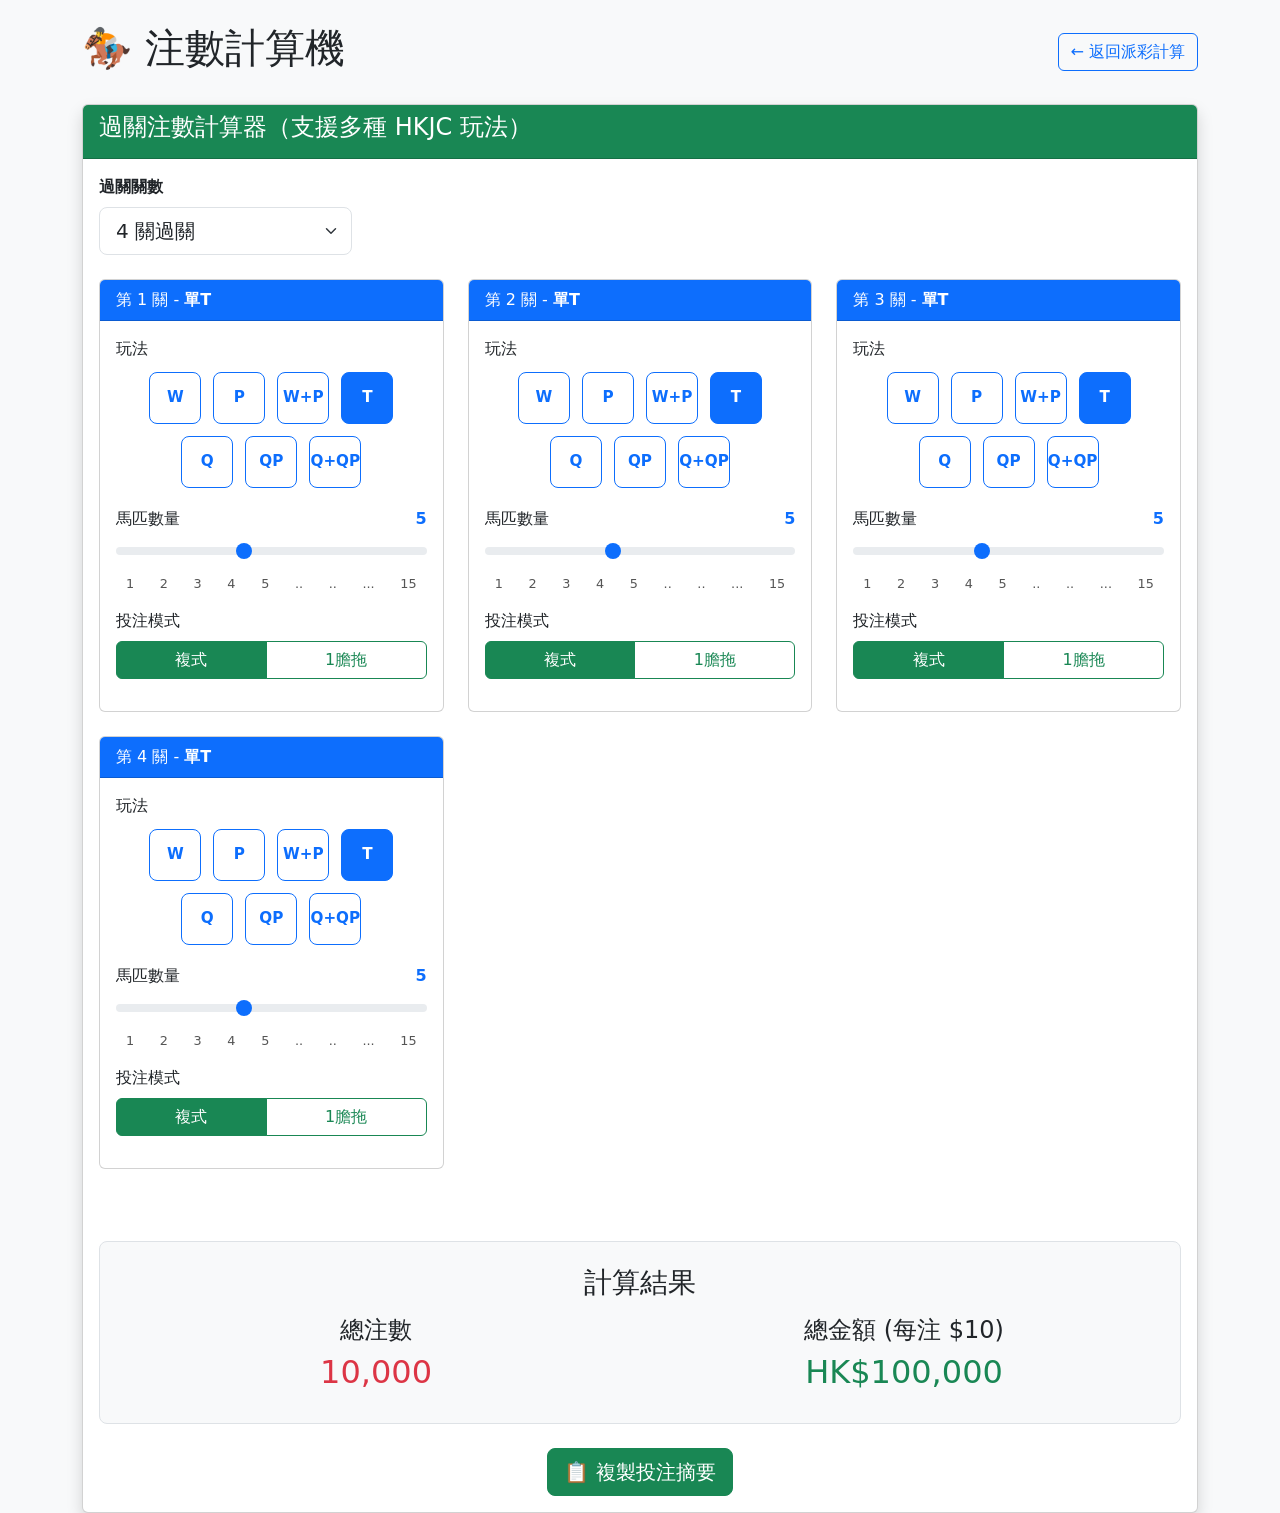
<file: templates/betcount.html>
<!DOCTYPE html>
<html lang="zh-HK">
<head>
    <meta charset="UTF-8">
    <title>注數計算機</title>
    <link href="https://cdn.jsdelivr.net/npm/bootstrap@5.3.0/dist/css/bootstrap.min.css" rel="stylesheet">
    <style>
        body { background-color: #f8f9fa; }
        .leg-card { transition: all 0.2s; }
        .leg-card:hover { box-shadow: 0 4px 15px rgba(0,0,0,0.15); }
        
        .play-btn {
            width: 52px !important;
            height: 52px !important;
            font-size: 0.95rem;
            font-weight: bold;
            margin: 3px;
            padding: 0;
            line-height: 1;
            border-radius: 8px;
        }
        .play-btn-group {
            display: flex;
            flex-wrap: wrap;
            gap: 6px;
            justify-content: center;
        }

        .slider-container {
            position: relative;
            padding: 10px 0;
        }
        .slider-ticks {
            display: flex;
            justify-content: space-between;
            padding: 0 10px;
            font-size: 0.8rem;
            color: #555;
            margin-top: 4px;
        }
        .mode-btn.active { background-color: #198754 !important; color: white !important; }
        .mode-btn:disabled { opacity: 0.6; cursor: not-allowed; }
    </style>
</head>
<body>
    <div class="container mt-4">
        <div class="d-flex justify-content-between align-items-center mb-4">
            <h1>🏇 注數計算機</h1>
            <a href="/" class="btn btn-outline-primary">← 返回派彩計算</a>
        </div>

        <div class="card shadow">
            <div class="card-header bg-success text-white">
                <h4>過關注數計算器（支援多種 HKJC 玩法）</h4>
            </div>
            <div class="card-body">
                <div class="row mb-4">
                    <div class="col-md-3">
                        <label class="form-label fw-bold">過關關數</label>
                        <select id="numLegs" class="form-select form-select-lg" onchange="generateLegs()">
                            <option value="3">3 關過關</option>
                            <option value="4" selected>4 關過關</option>
                            <option value="5">5 關過關</option>
                            <option value="6">6 關過關</option>
                        </select>
                    </div>
                </div>

                <div id="legsContainer" class="row"></div>

                <div class="mt-5 p-4 bg-light rounded-3 border">
                    <h3 class="text-center mb-3">計算結果</h3>
                    <div class="row text-center">
                        <div class="col-md-6">
                            <h4>總注數</h4>
                            <h2 id="totalBets" class="text-danger">0</h2>
                        </div>
                        <div class="col-md-6">
                            <h4>總金額 (每注 $10)</h4>
                            <h2 id="totalAmount" class="text-success">HK$0</h2>
                        </div>
                    </div>
                </div>

                <div class="text-center mt-4">
                    <button onclick="copyBetSummary()" class="btn btn-lg btn-success">📋 複製投注摘要</button>
                </div>
            </div>
        </div>
    </div>

    <script src="https://cdn.jsdelivr.net/npm/bootstrap@5.3.0/dist/js/bootstrap.bundle.min.js"></script>
    <script>
        function generateLegs() {
            const num = parseInt(document.getElementById('numLegs').value);
            const container = document.getElementById('legsContainer');
            container.innerHTML = '';

            for (let i = 1; i <= num; i++) {
                const html = `
                    <div class="col-lg-6 col-xl-4 mb-4 leg-card">
                        <div class="card h-100">
                            <div class="card-header bg-primary text-white">
                                <span id="leg-title-${i}">第 ${i} 關</span>
                            </div>
                            <div class="card-body">
                                <!-- 玩法按鈕 -->
                                <div class="mb-3">
                                    <label class="form-label">玩法</label>
                                    <div class="play-btn-group">
                                        <button type="button" class="btn btn-outline-primary play-btn" data-type="win" onclick="selectPlay(this, ${i})">W</button>
                                        <button type="button" class="btn btn-outline-primary play-btn" data-type="place" onclick="selectPlay(this, ${i})">P</button>
                                        <button type="button" class="btn btn-outline-primary play-btn" data-type="winplace" onclick="selectPlay(this, ${i})">W+P</button>
                                        <button type="button" class="btn btn-outline-primary play-btn active" data-type="trio" onclick="selectPlay(this, ${i})">T</button>
                                        <button type="button" class="btn btn-outline-primary play-btn" data-type="quinella" onclick="selectPlay(this, ${i})">Q</button>
                                        <button type="button" class="btn btn-outline-primary play-btn" data-type="placeq" onclick="selectPlay(this, ${i})">QP</button>
                                        <button type="button" class="btn btn-outline-primary play-btn" data-type="quinella_placeq" onclick="selectPlay(this, ${i})">Q+QP</button>
                                    </div>
                                </div>

                                <!-- 馬匹數量 Slider - 50 steps 非線性顯示 -->
                                <div class="mb-3">
                                    <label class="form-label d-flex justify-content-between">
                                        馬匹數量 <span id="horses-value-${i}" class="text-primary fw-bold">5</span>
                                    </label>
                                    <input type="range" class="form-range leg-horses" id="horses-${i}" 
                                           min="0" max="49" value="20" step="1" 
                                           oninput="updateHorseValue(${i}); calculateTotalBets()">
                                    <div class="slider-ticks">
                                        <span>1</span><span>2</span><span>3</span><span>4</span><span>5</span>
                                        <span>..</span><span>..</span><span>...</span><span>15</span>
                                    </div>
                                </div>

                                <!-- 投注模式 -->
                                <div class="mb-3">
                                    <label class="form-label">投注模式</label>
                                    <div class="btn-group w-100" role="group">
                                        <button type="button" class="btn btn-outline-success mode-btn flex-fill active" 
                                                data-mode="complex" onclick="selectMode(this, ${i})">複式</button>
                                        <button type="button" class="btn btn-outline-success mode-btn flex-fill" 
                                                data-mode="banker" onclick="selectMode(this, ${i})">1膽拖</button>
                                    </div>
                                </div>
                            </div>
                        </div>
                    </div>`;
                container.innerHTML += html;
            }

            // 初始化所有關卡
            setTimeout(() => {
                document.querySelectorAll('.leg-card').forEach((leg, idx) => {
                    const defaultBtn = leg.querySelector('[data-type="trio"]');
                    if (defaultBtn) selectPlay(defaultBtn, idx + 1);
                });
            }, 10);
            
            calculateTotalBets();
        }

        function selectPlay(btn, legNum) {
            const group = btn.closest('.play-btn-group');
            group.querySelectorAll('.play-btn').forEach(b => b.classList.remove('active'));
            btn.classList.add('active');

            const fullName = {
                win: "獨贏", place: "位置", winplace: "獨贏 + 位置",
                trio: "單T", quinella: "連贏", placeq: "位置Q",
                quinella_placeq: "連贏 + 位置Q"
            };
            document.getElementById(`leg-title-${legNum}`).innerHTML = 
                `第 ${legNum} 關 - <strong>${fullName[btn.dataset.type]}</strong>`;

            // 強制複式模式
            const modeBtns = btn.closest('.card-body').querySelectorAll('.mode-btn');
            const isForceComplex = ['win','place','winplace'].includes(btn.dataset.type);
            
            modeBtns.forEach(b => {
                if (isForceComplex) {
                    if (b.dataset.mode === 'complex') {
                        b.classList.add('active');
                        b.disabled = false;
                    } else {
                        b.classList.remove('active');
                        b.disabled = true;
                    }
                } else {
                    b.disabled = false;
                }
            });

            calculateTotalBets();
        }

        function selectMode(btn, legNum) {
            const group = btn.parentElement;
            group.querySelectorAll('.mode-btn').forEach(b => b.classList.remove('active'));
            btn.classList.add('active');
            calculateTotalBets();
        }

        function updateHorseValue(legNum) {
            const slider = document.getElementById(`horses-${legNum}`);
            const displayValue = document.getElementById(`horses-value-${legNum}`);
            
            let raw = parseInt(slider.value);
            
            // 非線性映射：前半段 (1-5) 較寬，後半段壓縮
            let horses;
            if (raw <= 24) {
                horses = Math.floor(raw / 5) + 1;     // 0-4 → 1, 5-9 → 2, ..., 20-24 → 5
            } else {
                horses = 5 + Math.floor((raw - 24) / 2.5); // 之後加速
                if (horses > 20) horses = 20;
            }
            
            displayValue.textContent = horses;
            // 把真實馬匹數存到一個 data 屬性，方便 calculateTotalBets 使用
            slider.dataset.horses = horses;
            
            calculateTotalBets();
        }

        function calculateTotalBets() {
            let total = 1;
            const legs = document.querySelectorAll('.leg-card');

            legs.forEach(leg => {
                const typeBtn = leg.querySelector('.play-btn.active');
                const type = typeBtn ? typeBtn.dataset.type : 'trio';
                const slider = leg.querySelector('.leg-horses');
                const horses = parseInt(slider.dataset.horses) || 5;
                const modeBtn = leg.querySelector('.mode-btn.active');
                const mode = modeBtn ? modeBtn.dataset.mode : 'complex';

                let bets = 0;
                if (mode === 'complex' || ['win','place','winplace'].includes(type)) {
                    switch(type) {
                        case 'win': bets = horses; break;
                        case 'place': bets = horses; break;
                        case 'winplace': bets = horses * 2; break;
                        case 'trio': bets = horses >= 3 ? Math.floor(horses*(horses-1)*(horses-2)/6) : 0; break;
                        case 'quinella': bets = horses >= 2 ? Math.floor(horses*(horses-1)/2) : 0; break;
                        case 'placeq': bets = horses >= 2 ? Math.floor(horses*(horses-1)/2) : 0; break;
                        case 'quinella_placeq': bets = (horses >= 2 ? Math.floor(horses*(horses-1)/2) : 0) * 2; break;
                    }
                } else {
                    const feet = horses - 1;
                    switch(type) {
                        case 'trio': bets = feet >= 2 ? Math.floor(feet*(feet-1)/2) : 0; break;
                        case 'quinella': bets = feet; break;
                        case 'placeq': bets = feet; break;
                        case 'quinella_placeq': bets = feet * 2; break;
                    }
                }
                total *= Math.max(bets, 1);
            });

            document.getElementById('totalBets').textContent = total.toLocaleString('zh-HK');
            document.getElementById('totalAmount').textContent = `HK$${(total * 10).toLocaleString('zh-HK')}`;
        }

        function copyBetSummary() {
            const legsNum = parseInt(document.getElementById('numLegs').value);
            const totalBets = document.getElementById('totalBets').textContent.replace(/,/g, '');
            let summary = `【注數計算結果】\n過關：${legsNum} 關\n\n`;
    
            // 收集每關詳細資訊
            const legs = document.querySelectorAll('.leg-card');
            legs.forEach((leg, index) => {
                const legNum = index + 1;
                const typeBtn = leg.querySelector('.play-btn.active');
                const type = typeBtn ? typeBtn.dataset.type : 'trio';
                const horses = leg.querySelector('.leg-horses').dataset.horses || 
                              leg.querySelector('.leg-horses').value || 5;
                
                const modeBtn = leg.querySelector('.mode-btn.active');
                const mode = modeBtn && modeBtn.dataset.mode === 'banker' ? '1膽拖' : '複式';
    
                const fullName = {
                    win: "獨贏", place: "位置", winplace: "獨贏 + 位置",
                    trio: "單T", quinella: "連贏", placeq: "位置Q",
                    quinella_placeq: "連贏 + 位置Q"
                };
    
                summary += `第${legNum}關 - ${fullName[type]} ${horses}匹${mode}\n`;
            });
    
            summary += `\n總注數：${parseInt(totalBets).toLocaleString('zh-HK')} 注\n`;
            summary += `總金額（$10/注）：HK$${(parseInt(totalBets)*10).toLocaleString('zh-HK')}\n\n`;
            summary += `理性投注，祝好運！\n`;
            summary += `數據只供參考，請自行驗證計算結果!`;
    
            navigator.clipboard.writeText(summary).then(() => {
                alert('✅ 已複製詳細結果到剪貼簿！');
            });
        }

        window.onload = generateLegs;
    </script>
</body>
</html>
</file>
